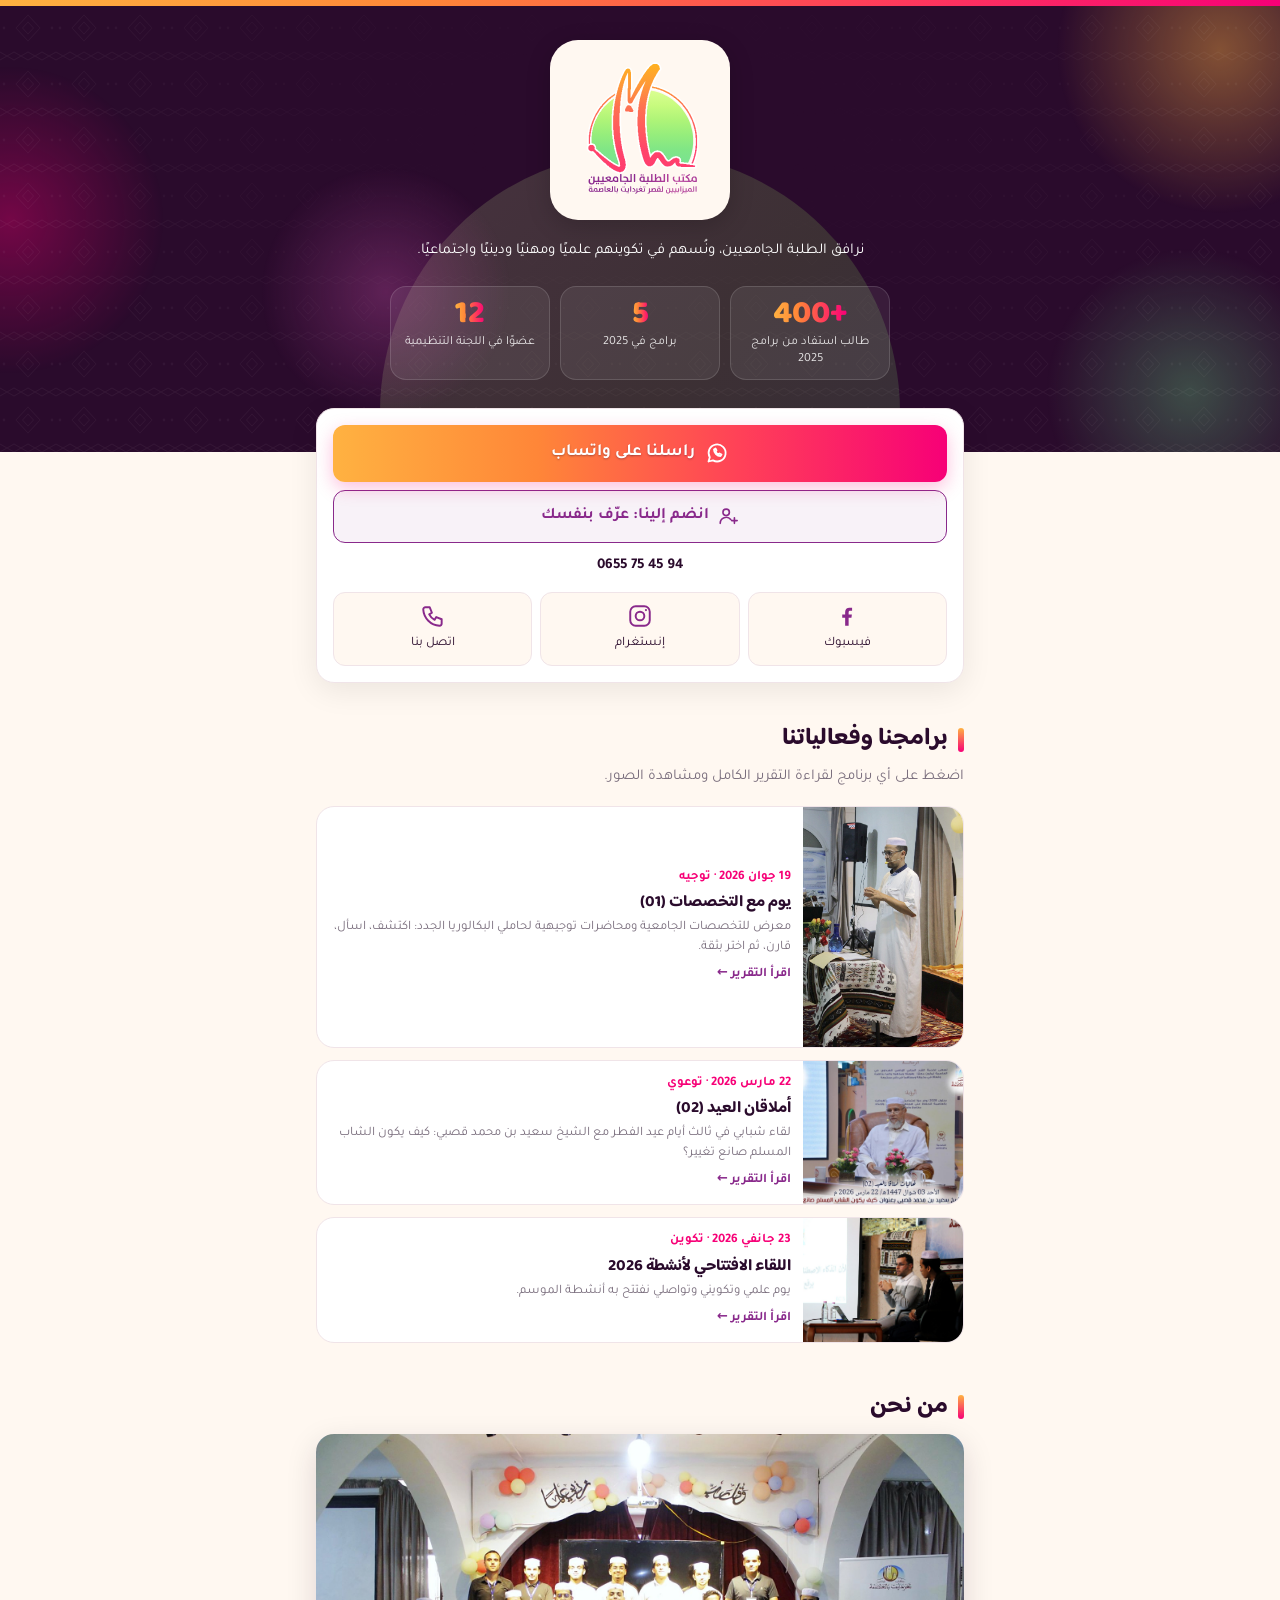
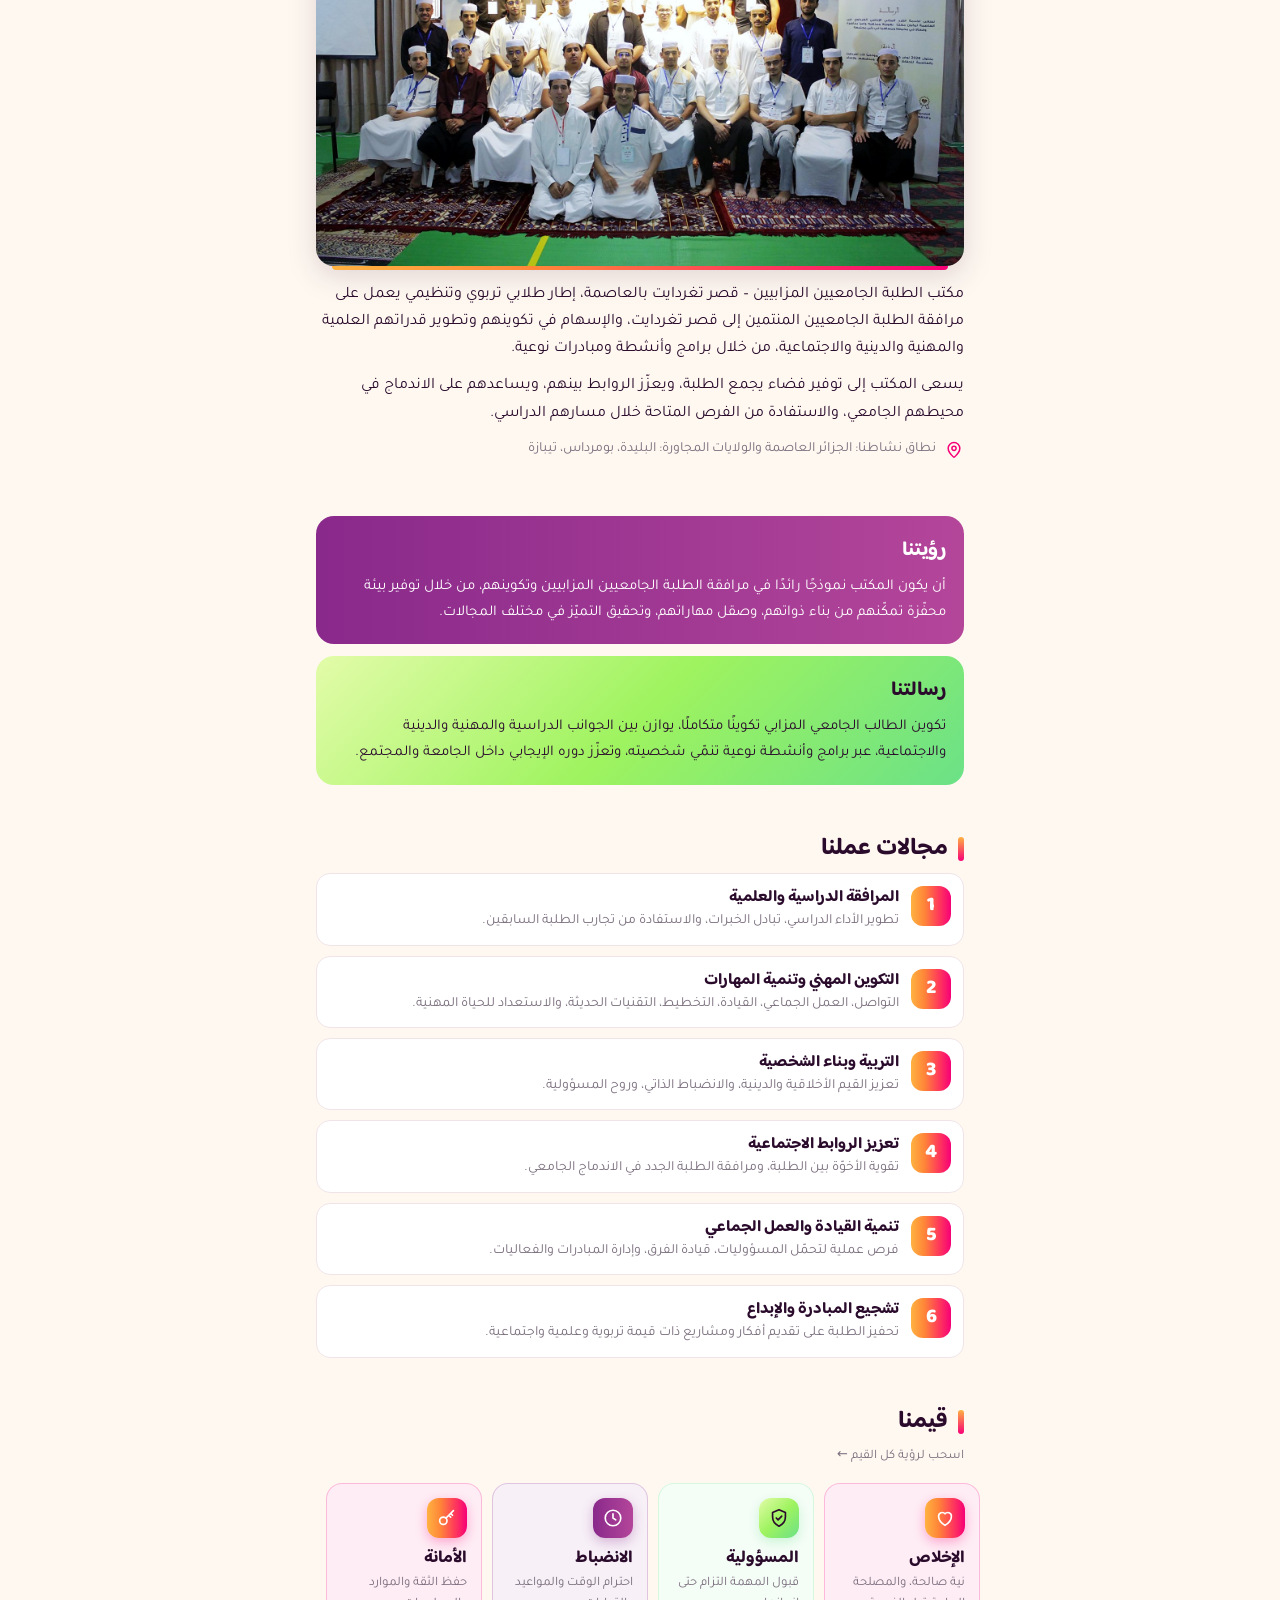
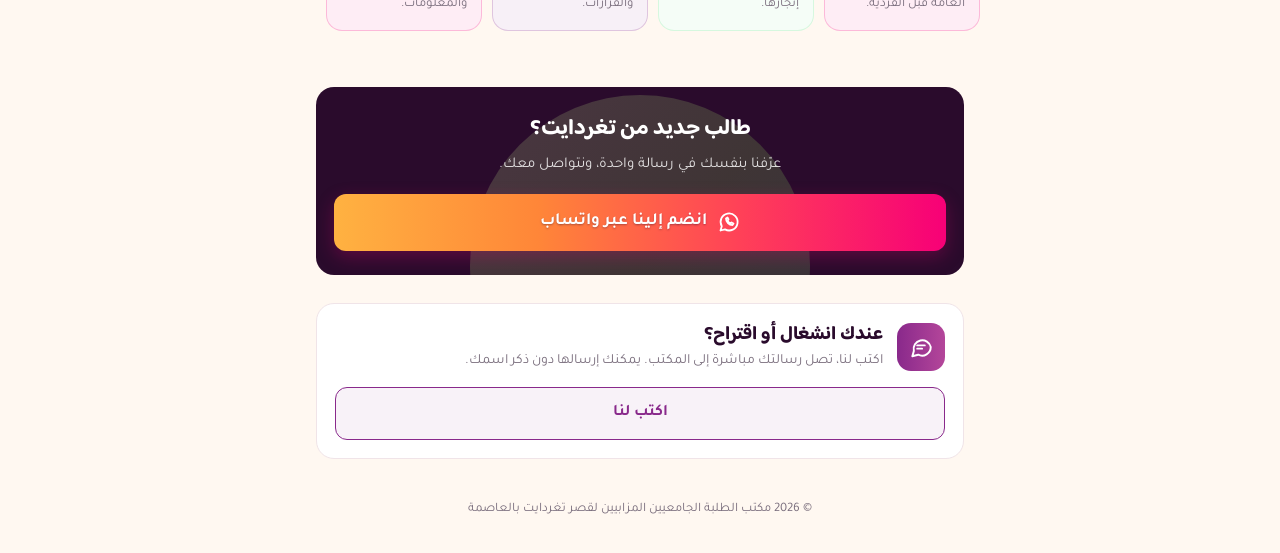
<file: index.html>
<!doctype html>
<html lang="ar" dir="rtl">
<head>
  <meta charset="utf-8">
  <meta name="viewport" content="width=device-width, initial-scale=1">
  <title>مكتب الطلبة الجامعيين المزابيين لقصر تغردايت بالعاصمة</title>
  <meta name="description" content="مكتب الطلبة الجامعيين المزابيين لقصر تغردايت بالجزائر العاصمة: وسائل التواصل، البرامج، والفعاليات.">
  <meta property="og:title" content="مكتب الطلبة الجامعيين المزابيين لقصر تغردايت بالعاصمة">
  <meta property="og:description" content="تواصل معنا واكتشف برامجنا وفعالياتنا.">
  <meta property="og:type" content="website">
  <meta name="theme-color" content="#2A0B2C">
  <link rel="preconnect" href="https://fonts.googleapis.com">
  <link rel="preconnect" href="https://fonts.gstatic.com" crossorigin>
  <link href="https://fonts.googleapis.com/css2?family=Baloo+Bhaijaan+2:wght@500;600;700;800&family=Tajawal:wght@300;400;500;700&display=swap" rel="stylesheet">
  <link rel="stylesheet" href="style.css">
</head>
<body data-page="home">
  <header class="hero">
    <div class="hero-fx" aria-hidden="true">
      <span class="blob b1"></span><span class="blob b2"></span><span class="blob b3"></span><span class="blob b4"></span>
      <span class="pattern"></span>
    </div>
    <div class="wrap">
      <div class="logo" id="logo"></div>
      <h1 id="name"></h1>
      <div class="sub" id="subname"></div>
      <p class="tagline" id="tagline"></p>
      <div class="stats" id="stats"></div>
    </div>
  </header>

  <main class="wrap">
    <div class="contact-card">
      <div id="wa"></div>
      <div class="socials" id="socials"></div>
    </div>

    <section id="programs">
      <h2 class="sec-title">برامجنا وفعالياتنا</h2>
      <p class="sec-lead">اضغط على أي برنامج لقراءة التقرير الكامل ومشاهدة الصور.</p>
      <div class="events" id="events"></div>
    </section>

    <section class="about">
      <h2 class="sec-title">من نحن</h2>
      <div class="group-photo" id="groupPhoto"></div>
      <div id="about"></div>
      <p class="scope" id="scope"></p>
    </section>

    <section>
      <div class="vm">
        <div class="vm-card vision"><h3>رؤيتنا</h3><p id="vision"></p></div>
        <div class="vm-card mission"><h3>رسالتنا</h3><p id="mission"></p></div>
      </div>
    </section>

    <section>
      <h2 class="sec-title">مجالات عملنا</h2>
      <ol class="goals" id="goals"></ol>
    </section>

    <section>
      <h2 class="sec-title">قيمنا</h2>
      <p class="sec-lead swipe-hint">اسحب لرؤية كل القيم ←</p>
      <div class="values" id="values"></div>
    </section>

    <section class="join-band">
      <h2>طالب جديد من تغردايت؟</h2>
      <p>عرّفنا بنفسك في رسالة واحدة، ونتواصل معك.</p>
      <div id="join2"></div>
    </section>
  </main>

  <footer>© <span id="year"></span> مكتب الطلبة الجامعيين المزابيين لقصر تغردايت بالعاصمة</footer>

  <script src="data.js"></script>
  <script src="app.js"></script>
</body>
</html>
</file>
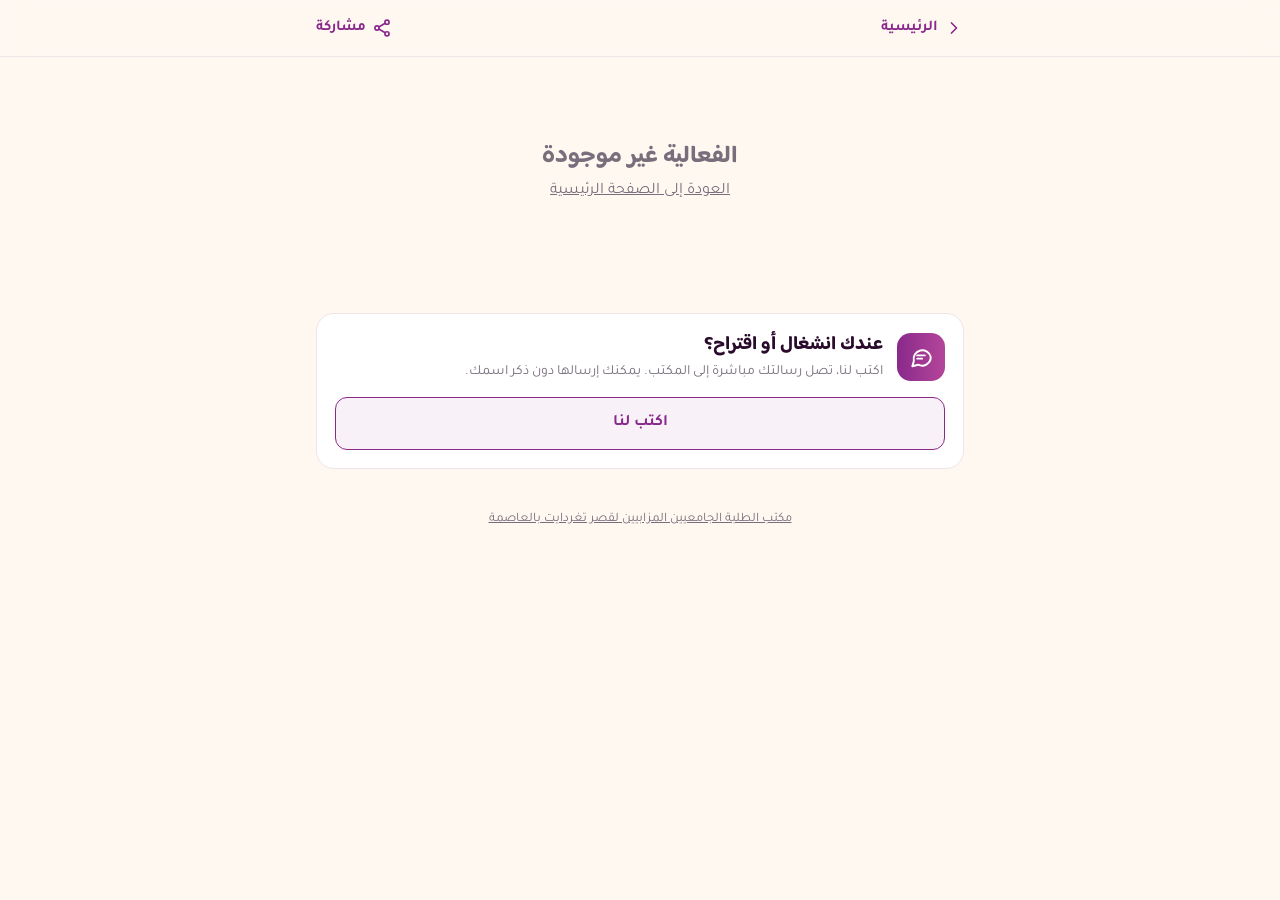
<file: event.html>
<!doctype html>
<html lang="ar" dir="rtl">
<head>
  <meta charset="utf-8">
  <meta name="viewport" content="width=device-width, initial-scale=1">
  <title>فعالية — مكتب الطلبة الجامعيين المزابيين</title>
  <meta name="theme-color" content="#2A0B2C">
  <link rel="preconnect" href="https://fonts.googleapis.com">
  <link rel="preconnect" href="https://fonts.gstatic.com" crossorigin>
  <link href="https://fonts.googleapis.com/css2?family=Baloo+Bhaijaan+2:wght@500;600;700;800&family=Tajawal:wght@300;400;500;700&display=swap" rel="stylesheet">
  <link rel="stylesheet" href="style.css">
</head>
<body data-page="event">
  <div class="topbar">
    <div class="wrap">
      <a href="./" id="back"></a>
      <button type="button" id="share"></button>
    </div>
  </div>

  <main class="wrap" id="main"></main>

  <footer><a href="./">مكتب الطلبة الجامعيين المزابيين لقصر تغردايت بالعاصمة</a></footer>

  <div class="lightbox" id="lightbox"><button type="button" aria-label="إغلاق">×</button><img alt=""></div>
  <div class="toast" id="toast"></div>

  <script src="data.js"></script>
  <script src="app.js"></script>
</body>
</html>
</file>
<file: style.css>
/* ===== ألوان الهوية — من الشارت الغرافيكي 2026–2027 ===== */
:root {
  /* الأساسية */
  --amber: #FFB241;    /* كهرماني */
  --plum: #89298B;     /* برقوقي */
  --oasis: #6BE187;    /* أخضر الواحة */
  --magenta: #F70077;  /* ماجنتا تغردايت */
  /* الثانوية */
  --orchid: #B4469A; --lime: #C0FA75; --orange: #FF8638; --coral: #FF4058;
  /* المحايدة */
  --warm-grey: #7A6E7D; --mint: #F1FDE6; --ivory: #FFF8F1; --night: #2A0B2C;

  /* التدرجات */
  --g-flame: linear-gradient(90deg, #FFB241, #FF8638, #FF4058, #F70077);
  --g-oasis: linear-gradient(135deg, #E3FCA9, #9EF35F, #6BE187);
  --g-sign:  linear-gradient(90deg, #89298B, #B4469A);

  --primary: var(--night);
  --primary-ink: #ffffff;
  --accent: var(--magenta);
  --bg: var(--ivory);
  --surface: #ffffff;
  --ink: var(--night);
  --muted: var(--warm-grey);
  --line: #F0E4E8;
  --radius: 18px;
  --font: "Tajawal", system-ui, sans-serif;
  --font-head: "Baloo Bhaijaan 2", "Tajawal", system-ui, sans-serif;
}
@media (prefers-color-scheme: dark) {
  :root {
    --bg: #1d0820;
    --surface: #2A0B2C;
    --ink: #FFF8F1;
    --muted: #c3b6c5;
    --line: #43204a;
    --accent: #FF4D9E;
  }
}
h1, h2, h3, .sec-title { font-family: var(--font-head); }

* { box-sizing: border-box; margin: 0; padding: 0; }
html { scroll-behavior: smooth; }
body {
  font-family: var(--font);
  background: var(--bg);
  color: var(--ink);
  line-height: 1.7;
  -webkit-font-smoothing: antialiased;
}
img { display: block; max-width: 100%; }
a { color: inherit; }
.wrap { max-width: 680px; margin: 0 auto; padding: 0 16px; }

/* ===== رأس الصفحة ===== */
.hero {
  background: var(--primary);
  color: var(--primary-ink);
  padding: 40px 0 72px;
  text-align: center;
  position: relative;
  overflow: hidden;
}
/* «الواحة»: نصف دائرة خضراء خلف الشعار + خط «الشعلة» */
.hero::before {
  content: "";
  position: absolute; left: 50%; bottom: -220px; transform: translateX(-50%);
  width: 520px; height: 520px; border-radius: 50%;
  background: var(--g-oasis); opacity: .16;
  pointer-events: none;
}
.hero::after {
  content: "";
  position: absolute; left: 0; right: 0; top: 0; height: 6px;
  background: var(--g-flame);
}
.hero > .wrap { position: relative; z-index: 1; }
.logo {
  width: 180px; height: 180px; margin: 0 auto 18px; padding: 6px;
  border-radius: 28px;
  background: var(--ivory);
  display: grid; place-items: center;
  overflow: hidden;
  box-shadow: 0 6px 24px rgba(0,0,0,.18);
}
.logo img { width: 100%; height: 100%; object-fit: contain; }
.logo span {
  font-family: var(--font-head); font-weight: 800; font-size: 64px; line-height: 1;
  background: var(--g-flame); -webkit-background-clip: text; background-clip: text; color: transparent;
}
.hero h1 { font-size: 26px; line-height: 1.3; font-weight: 700; }
/* الاسم موجود داخل الشعار: نخفي العنوان بصرياً ونبقيه لمحركات البحث */
.hero.has-logo h1, .hero.has-logo .sub {
  position: absolute; width: 1px; height: 1px; overflow: hidden; clip: rect(0 0 0 0); white-space: nowrap;
}
.hero .sub { font-size: 16px; opacity: .85; margin-top: 2px; }
.hero .tagline { font-size: 15px; opacity: .9; margin: 14px auto 0; max-width: 460px; }

/* ===== أزرار التواصل ===== */
.contact-card {
  background: var(--surface);
  border-radius: var(--radius);
  padding: 16px;
  margin-top: -44px;
  position: relative; z-index: 2;
  box-shadow: 0 8px 30px rgba(0,0,0,.08);
  border: 1px solid var(--line);
}
.btn-main {
  display: flex; align-items: center; justify-content: center; gap: 10px;
  background: var(--g-flame); color: #fff;
  text-shadow: 0 1px 2px rgba(42,11,44,.35);
  box-shadow: 0 6px 18px rgba(247,0,119,.25);
  text-decoration: none; font-weight: 700; font-size: 17px;
  padding: 14px; border-radius: 12px;
}
.btn-main svg { width: 24px; height: 24px; }
.phone-line { text-align: center; margin: 10px 0 14px; color: var(--muted); font-size: 15px; direction: ltr; }
.phone-line a { text-decoration: none; font-weight: 600; color: var(--ink); }
.socials { display: flex; gap: 8px; }
.socials .social { flex: 1 1 0; min-width: 0; }
.social {
  display: flex; flex-direction: column; align-items: center; gap: 4px;
  padding: 10px 4px; border-radius: 12px;
  background: var(--bg); text-decoration: none;
  font-size: 13px; color: var(--ink);
  border: 1px solid var(--line);
  transition: transform .15s;
}
.social:active { transform: scale(.96); }
.social svg { width: 26px; height: 26px; color: var(--plum); }

/* ===== الأقسام ===== */
section { padding: 36px 0 8px; }
.sec-title { font-size: 21px; font-weight: 700; margin-bottom: 4px; display: flex; align-items: center; gap: 10px; }
.sec-title::before { content: ""; width: 6px; height: 24px; border-radius: 3px; background: linear-gradient(180deg, #FFB241, #F70077); }
.sec-title { font-size: 24px; font-weight: 700; }
.sec-lead { color: var(--muted); font-size: 15px; margin-bottom: 16px; }
.about p { color: var(--ink); font-size: 16px; margin-bottom: 10px; }
.about .scope {
  display: flex; align-items: flex-start; gap: 8px;
  font-size: 14px; color: var(--muted); margin-top: 4px;
}
.about .scope svg { width: 20px; height: 20px; flex: none; color: var(--magenta); margin-top: 2px; }

/* الرؤية والرسالة */
.vm { display: grid; gap: 12px; }
.vm-card { border-radius: var(--radius); padding: 18px; }
.vm-card h3 { font-size: 20px; margin-bottom: 6px; }
.vm-card p { font-size: 15px; line-height: 1.75; }
.vm-card.vision { background: var(--g-sign); color: #fff; }
.vm-card.mission { background: var(--g-oasis); color: var(--night); }

/* مجالات العمل */
.goals { list-style: none; counter-reset: g; display: grid; gap: 10px; }
.goals li {
  counter-increment: g;
  display: grid; grid-template-columns: 40px 1fr; column-gap: 12px;
  background: var(--surface); border: 1px solid var(--line);
  border-radius: 14px; padding: 12px;
}
.goals li::before {
  content: counter(g);
  grid-row: span 2;
  width: 40px; height: 40px; border-radius: 12px;
  display: grid; place-items: center;
  font-family: var(--font-head); font-weight: 800; font-size: 20px; color: #fff;
  background: var(--g-flame);
}
.goals strong { font-family: var(--font-head); font-size: 16px; font-weight: 700; line-height: 1.5; }
.goals span { font-size: 14px; color: var(--muted); line-height: 1.6; }

/* القيم */
/* شريط أفقي يُسحب بالإصبع */
.values {
  display: flex; gap: 10px;
  overflow-x: auto; scroll-snap-type: x mandatory;
  margin: 0 -16px; padding: 4px 16px 12px;
  scrollbar-width: none;
}
.values::-webkit-scrollbar { display: none; }
.swipe-hint { font-size: 13px; margin-bottom: 10px; }
.value {
  flex: 0 0 156px; scroll-snap-align: start;
  --tint: var(--magenta);
  --tile: var(--g-flame);
  position: relative; overflow: hidden;
  display: flex; flex-direction: column; gap: 4px;
  padding: 14px; border-radius: 16px;
  background: color-mix(in srgb, var(--tint) 7%, var(--surface));
  border: 1px solid color-mix(in srgb, var(--tint) 22%, transparent);
}
.value:nth-child(3n+2) { --tint: var(--oasis); --tile: var(--g-oasis); }
.value:nth-child(3n)   { --tint: var(--plum);  --tile: var(--g-sign); }
.v-ico {
  width: 40px; height: 40px; border-radius: 12px; margin-bottom: 6px;
  display: grid; place-items: center;
  background: var(--tile); color: #fff;
  box-shadow: 0 4px 12px color-mix(in srgb, var(--tint) 30%, transparent);
}
.value:nth-child(3n+2) .v-ico { color: var(--night); }
.v-ico svg { width: 22px; height: 22px; }
.value strong { font-family: var(--font-head); font-size: 17px; font-weight: 700; line-height: 1.35; }
.v-txt { font-size: 13px; color: var(--muted); line-height: 1.6; }

/* ===== الأرقام في رأس الصفحة ===== */
.stats {
  display: flex; justify-content: center; gap: 10px; flex-wrap: wrap;
  margin-top: 22px;
}
.stat {
  flex: 1 1 0; min-width: 96px; max-width: 160px;
  background: rgba(255,255,255,.07);
  border: 1px solid rgba(255,255,255,.14);
  border-radius: 16px; padding: 10px 8px;
  display: flex; flex-direction: column; align-items: center;
}
.stat b {
  font-family: var(--font-head); font-weight: 800; font-size: 32px; line-height: 1.1;
  background: var(--g-flame); -webkit-background-clip: text; background-clip: text; color: transparent;
}
.stat span { font-size: 12.5px; opacity: .85; line-height: 1.4; margin-top: 2px; }

/* ===== زر «انضم إلينا» ===== */
.btn-join {
  display: flex; align-items: center; justify-content: center; gap: 8px;
  margin-top: 8px; padding: 12px; border-radius: 12px;
  border: 1.5px solid var(--plum); color: var(--plum);
  text-decoration: none; font-weight: 700; font-size: 16px;
  background: color-mix(in srgb, var(--plum) 6%, var(--surface));
}
.btn-join svg { width: 22px; height: 22px; }
@media (prefers-color-scheme: dark) { .btn-join { color: var(--oasis); border-color: var(--oasis); } }

.join-band {
  margin-top: 36px; padding: 24px 18px; border-radius: var(--radius);
  background: var(--night); color: #fff; text-align: center;
  position: relative; overflow: hidden;
}
.join-band::before {
  content: ""; position: absolute; left: 50%; bottom: -160px; transform: translateX(-50%);
  width: 340px; height: 340px; border-radius: 50%; background: var(--g-oasis); opacity: .18;
}
.join-band > * { position: relative; }
.join-band h2 { font-size: 22px; }
.join-band p { opacity: .85; margin: 4px 0 16px; font-size: 15px; }

/* ===== الصورة الجماعية ===== */
.group-photo:empty { display: none; }
.group-photo { margin: 6px 0 16px; position: relative; }
.group-photo img {
  width: 100%; aspect-ratio: 3/2; object-fit: cover; border-radius: var(--radius);
  box-shadow: 0 10px 30px rgba(42,11,44,.15);
}
.group-photo::after {
  content: ""; position: absolute; left: 16px; right: 16px; bottom: -4px; height: 4px;
  border-radius: 0 0 4px 4px; background: var(--g-flame);
}
/* البرامج */
.programs { display: grid; grid-template-columns: 1fr 1fr; gap: 12px; }
.program {
  background: var(--surface); border: 1px solid var(--line);
  border-radius: var(--radius); overflow: hidden;
}
.program .ph { aspect-ratio: 4/3; }
.program h3 { font-size: 15px; padding: 10px 12px 2px; line-height: 1.5; }
.program p { font-size: 13px; color: var(--muted); padding: 0 12px 12px; line-height: 1.6; }

/* الفعاليات */
.events { display: flex; flex-direction: column; gap: 12px; }
.event {
  display: grid; grid-template-columns: 112px 1fr; gap: 12px;
  background: var(--surface); border: 1px solid var(--line);
  border-radius: var(--radius); overflow: hidden;
  text-decoration: none; color: inherit;
  transition: transform .15s, box-shadow .15s;
}
.event:hover { box-shadow: 0 6px 20px rgba(0,0,0,.08); }
.event:active { transform: scale(.99); }
.event .ph { height: 100%; min-height: 104px; }
.event .body { padding: 12px 0 12px 12px; display: flex; flex-direction: column; justify-content: center; }
.event .date { font-size: 13px; color: var(--accent); font-weight: 600; }
.event h3 { font-size: 16px; line-height: 1.45; margin: 2px 0 4px; }
.event p { font-size: 13px; color: var(--muted); line-height: 1.55; }
.event .more { font-size: 13px; color: var(--plum); font-weight: 700; margin-top: 6px; }
@media (prefers-color-scheme: dark) { .event .more, .social svg { color: var(--oasis); } }

/* صورة بديلة عند غياب الصورة */
.ph { background: var(--line); position: relative; overflow: hidden; }
.ph img { width: 100%; height: 100%; object-fit: cover; }
.ph.empty {
  background: var(--g-oasis);
  display: grid; place-items: center;
}
.ph.empty::after {
  content: ""; width: 34px; height: 34px; opacity: .45;
  background: no-repeat center/contain url("data:image/svg+xml,%3Csvg xmlns='http://www.w3.org/2000/svg' viewBox='0 0 24 24' fill='none' stroke='%232A0B2C' stroke-width='1.6'%3E%3Crect x='3' y='5' width='18' height='14' rx='2'/%3E%3Ccircle cx='9' cy='10' r='2'/%3E%3Cpath d='m21 16-5-5-8 8'/%3E%3C/svg%3E");
}

footer { text-align: center; color: var(--muted); font-size: 13px; padding: 40px 16px 32px; }

/* ===== الانشغالات والمقترحات ===== */
.fb-band {
  margin-top: 28px; padding: 18px; border-radius: var(--radius);
  background: var(--surface); border: 1px solid var(--line);
  display: grid; grid-template-columns: auto 1fr; gap: 6px 14px; align-items: center;
}
.fb-ico { width: 48px; height: 48px; border-radius: 14px; display: grid; place-items: center; background: var(--g-sign); color: #fff; }
.fb-ico svg { width: 26px; height: 26px; }
.fb-text h2 { font-size: 19px; line-height: 1.4; }
.fb-text p { color: var(--muted); font-size: 14px; line-height: 1.6; margin-top: 2px; }
.fb-open {
  grid-column: 1 / -1; margin-top: 8px; padding: 12px; border-radius: 12px; cursor: pointer;
  font: inherit; font-weight: 700; font-size: 16px;
  border: 1.5px solid var(--plum); color: var(--plum);
  background: color-mix(in srgb, var(--plum) 6%, var(--surface));
}
@media (prefers-color-scheme: dark) { .fb-open { color: var(--oasis); border-color: var(--oasis); } }

.fb-sheet {
  position: fixed; inset: 0; z-index: 120; display: flex; align-items: flex-end; justify-content: center;
  background: rgba(20, 4, 22, .55); opacity: 0; pointer-events: none; transition: opacity .2s;
}
.fb-sheet.open { opacity: 1; pointer-events: auto; }
.fb-card {
  position: relative; width: 100%; max-width: 520px; max-height: 92vh; overflow: auto;
  background: var(--surface); color: var(--ink);
  border-radius: 22px 22px 0 0; padding: 10px 18px calc(18px + env(safe-area-inset-bottom));
  transform: translateY(24px); transition: transform .25s;
}
.fb-sheet.open .fb-card { transform: none; }
.fb-grip { width: 44px; height: 5px; border-radius: 9px; background: var(--line); margin: 0 auto 12px; }
.fb-card h2 { font-size: 21px; margin-bottom: 10px; }
.fb-card label { display: block; font-weight: 700; font-size: 15px; margin: 12px 0 6px; }
.fb-card label span { font-weight: 400; color: var(--muted); font-size: 13px; }
.fb-card textarea, .fb-card input {
  width: 100%; font: inherit; font-size: 16px; color: var(--ink);
  background: var(--bg); border: 1.5px solid var(--line); border-radius: 12px; padding: 12px;
}
.fb-card textarea { resize: vertical; min-height: 110px; }
.fb-card #fbContact { text-align: left; }
.fb-card #fbContact::placeholder { color: var(--muted); opacity: .7; font-size: 14px; }
.fb-card textarea:focus, .fb-card input:focus { outline: none; border-color: var(--plum); }
.fb-hp { position: absolute !important; left: -9999px; width: 1px; height: 1px; opacity: 0; }
.fb-err { color: var(--coral, #FF4058); font-size: 14px; min-height: 20px; margin-top: 6px; }
.fb-actions { display: grid; gap: 8px; margin-top: 4px; }
.fb-send { border: 0; cursor: pointer; font: inherit; font-weight: 700; font-size: 17px; width: 100%; }
.fb-send:disabled { opacity: .7; cursor: wait; }
.fb-cancel { background: none; border: 0; padding: 10px; font: inherit; color: var(--muted); cursor: pointer; }
.fb-card.sent > :not(.fb-done):not(.fb-grip) { display: none; }
.fb-done { text-align: center; padding: 10px 0 4px; }
.fb-done p { color: var(--muted); margin: 4px 0 16px; }
.fb-done .btn-main { border: 0; width: 100%; cursor: pointer; font: inherit; font-weight: 700; font-size: 17px; }
.fb-check {
  width: 64px; height: 64px; margin: 6px auto 10px; border-radius: 50%;
  display: grid; place-items: center; font-size: 32px; font-weight: 700;
  background: var(--g-oasis); color: var(--night);
}

/* ===== صفحة الفعالية ===== */
.topbar {
  position: sticky; top: 0; z-index: 10;
  background: color-mix(in srgb, var(--bg) 88%, transparent);
  backdrop-filter: blur(10px);
  border-bottom: 1px solid var(--line);
}
.topbar .wrap { display: flex; align-items: center; justify-content: space-between; height: 56px; }
.topbar a, .topbar button {
  display: inline-flex; align-items: center; gap: 6px;
  font: inherit; font-size: 15px; font-weight: 600;
  color: var(--plum); background: none; border: 0; cursor: pointer; text-decoration: none;
}
@media (prefers-color-scheme: dark) { .topbar a, .topbar button { color: var(--oasis); } }
.topbar svg { width: 20px; height: 20px; }
.ev-cover { aspect-ratio: 16/9; border-radius: var(--radius); margin-top: 16px; }
.ev-head { padding: 18px 0 8px; }
.ev-head h1 { font-size: 24px; line-height: 1.4; }
.ev-meta { display: flex; flex-wrap: wrap; gap: 8px; margin-top: 10px; }
.chip {
  font-size: 13px; padding: 4px 12px; border-radius: 999px;
  background: var(--surface); border: 1px solid var(--line); color: var(--muted);
}
.ev-report p { font-size: 16.5px; margin-bottom: 14px; }
.gallery { display: grid; grid-template-columns: 1fr 1fr; gap: 8px; margin-top: 8px; }
.gallery .ph { aspect-ratio: 1; border-radius: 12px; cursor: zoom-in; }
.gallery .ph.empty { cursor: default; }
/* عدد فردي من الصور: الأولى تأخذ العرض كاملاً */
.gallery .ph:first-child:nth-last-child(odd) { grid-column: 1 / -1; aspect-ratio: 3/2; }

.ev-intro {
  margin-top: 14px; padding: 14px 16px; border-radius: 14px;
  background: var(--g-oasis); color: var(--night);
  font-size: 16px; line-height: 1.8; font-weight: 500;
}

.speakers { display: grid; gap: 10px; }
.speaker {
  display: grid; grid-template-columns: 44px 1fr; gap: 12px; align-items: start;
  background: var(--surface); border: 1px solid var(--line);
  border-radius: 16px; padding: 14px;
}
.sp-num {
  width: 44px; height: 44px; border-radius: 14px;
  display: grid; place-items: center; color: #fff;
  font-family: var(--font-head); font-weight: 800; font-size: 22px;
  background: var(--g-sign);
}
.speaker h3 { font-size: 17px; line-height: 1.5; }
.sp-name { font-weight: 700; color: var(--magenta); font-size: 15px; margin-top: 4px; }
.sp-role { font-size: 13px; color: var(--muted); line-height: 1.6; }
@media (prefers-color-scheme: dark) { .sp-name { color: var(--accent); } }

.ev-video { max-width: 360px; margin: 8px auto 0; }
.ev-video video { display: block; width: 100%; aspect-ratio: 9 / 16; background: var(--night, #2A0B2C); border-radius: 16px; box-shadow: 0 8px 24px rgba(42,11,44,.18); }
.ev-logo { display: block; width: 128px; height: 128px; object-fit: contain; margin: 4px auto 14px; border-radius: 18px; background: #fff; padding: 6px; box-shadow: 0 4px 14px rgba(42,11,44,.12); }

.poster { cursor: zoom-in; max-width: 420px; margin: 0 auto; }
.poster img { width: 100%; border-radius: 14px; box-shadow: 0 8px 24px rgba(42,11,44,.15); }

.lightbox {
  position: fixed; inset: 0; z-index: 100;
  background: rgba(0,0,0,.92);
  display: none; align-items: center; justify-content: center; padding: 16px;
}
.lightbox.open { display: flex; }
.lightbox img { max-height: 90vh; border-radius: 8px; }
.lightbox button {
  position: absolute; top: 12px; left: 12px;
  width: 44px; height: 44px; border-radius: 50%;
  border: 0; background: rgba(255,255,255,.15); color: #fff; font-size: 26px; cursor: pointer;
}
.notfound { text-align: center; padding: 80px 16px; color: var(--muted); }
.toast {
  position: fixed; bottom: 24px; left: 50%; transform: translateX(-50%);
  background: var(--ink); color: var(--bg); padding: 10px 18px; border-radius: 999px;
  font-size: 14px; opacity: 0; transition: opacity .2s; pointer-events: none;
}
.toast.show { opacity: 1; }

@media (min-width: 640px) {
  .hero h1 { font-size: 30px; }
  .programs { grid-template-columns: 1fr 1fr; }
  .event { grid-template-columns: 160px 1fr; }
  .gallery { grid-template-columns: 1fr 1fr 1fr; }
}

/* =========================================================
   الحركة — تُفعَّل فقط لمن لم يطلب تقليل الحركة في هاتفه
   ========================================================= */
@media (prefers-reduced-motion: no-preference) {

  /* ظهور العناصر عند التمرير */
  .anim .rv { opacity: 0; transform: translateY(18px); transition: opacity .6s ease var(--d, 0ms), transform .6s cubic-bezier(.2,.8,.2,1) var(--d, 0ms); }
  .anim .rv.in { opacity: 1; transform: none; }
  .anim .values > .rv { transform: translateX(-24px) scale(.96); }
  .anim .values > .rv.in { transform: none; }
  .anim .gallery > .rv { transform: scale(.94); }
  .anim .gallery > .rv.in { transform: none; }

  /* الواجهة: الشعار يقفز ثم يطفو، والنصوص تصعد بالتتابع */
  .hero .logo { animation: pop-in .7s cubic-bezier(.3,1.6,.5,1) both, float 5s ease-in-out 1s infinite; }
  .hero .tagline { animation: rise .7s ease .25s both; }
  .hero .stat { animation: rise .6s ease both; }
  .hero .stat:nth-child(1) { animation-delay: .35s; }
  .hero .stat:nth-child(2) { animation-delay: .47s; }
  .hero .stat:nth-child(3) { animation-delay: .59s; }

  /* زر واتساب: لمعة تمرّ عليه وأيقونة ترنّ */
  .btn-main { position: relative; overflow: hidden; transition: transform .15s; }
  .btn-main::after {
    content: ""; position: absolute; top: 0; bottom: 0; width: 40%; left: -60%;
    background: linear-gradient(100deg, transparent, rgba(255,255,255,.45), transparent);
    transform: skewX(-20deg); animation: shine 4.5s ease-in-out 1.5s infinite;
  }
  .btn-main svg { animation: ring 4.5s ease-in-out 1.5s infinite; transform-origin: 50% 60%; }
  .btn-main:active, .btn-join:active, .fb-open:active { transform: scale(.97); }

  /* أيقونات التواصل: تقفز عند الظهور وعند اللمس */
  .social { transition: transform .2s, box-shadow .2s, border-color .2s; }
  .social svg { transition: transform .3s cubic-bezier(.3,1.6,.5,1); }
  .anim .social.rv.in svg { animation: icon-pop .6s cubic-bezier(.3,1.6,.5,1) calc(var(--d) + .25s) both; }
  .social:hover { transform: translateY(-3px); border-color: var(--plum); box-shadow: 0 8px 18px rgba(137,41,139,.15); }
  .social:hover svg, .social:active svg { transform: scale(1.18) rotate(-6deg); }

  /* أيقونات القيم: تدور قليلًا عند الظهور ثم تتمايل بهدوء */
  .anim .value.rv.in .v-ico { animation: icon-spin .7s cubic-bezier(.3,1.5,.5,1) calc(var(--d) + .2s) both, bob 3.6s ease-in-out calc(var(--d) + 1s) infinite; }
  .value { transition: transform .25s; }
  .value:hover { transform: translateY(-4px); }

  /* أرقام مجالات العمل تقفز */
  .anim .goals li.rv.in::before { animation: icon-pop .55s cubic-bezier(.3,1.6,.5,1) calc(var(--d) + .2s) both; }

  /* الشريط الملوّن بجانب العناوين ينمو */
  .anim .sec-title.rv.in::before { animation: grow-y .5s ease .15s both; }

  /* سهم «اقرأ التقرير» يتحرك، والبطاقة ترتفع عند اللمس */
  .event { transition: transform .2s, box-shadow .2s; }
  .event:hover { transform: translateY(-3px); box-shadow: 0 10px 24px rgba(42,11,44,.14); }
  .event:active { transform: scale(.98); }
  .event .ph img { transition: transform .5s; }
  .event:hover .ph img { transform: scale(1.06); }
  .event .more { display: inline-block; animation: nudge 2.4s ease-in-out infinite; }

  /* دبوس النطاق يقفز، وأيقونة الرسائل تهتز أحيانًا */
  .about .scope svg { animation: drop 2.8s ease-in-out infinite; }
  .fb-ico svg { animation: wiggle 5s ease-in-out 2s infinite; }
  .fb-check { animation: pop-in .6s cubic-bezier(.3,1.6,.5,1) both; }
  .fb-card.sent .fb-check { animation: pop-in .6s cubic-bezier(.3,1.6,.5,1) both; }

  /* صفحة الفعالية */
  .ev-cover img { animation: zoom-out 1.2s ease both; }
  .ev-logo { animation: pop-in .7s cubic-bezier(.3,1.6,.5,1) .2s both; }
  .anim .speaker.rv.in .sp-num { animation: icon-pop .55s cubic-bezier(.3,1.6,.5,1) calc(var(--d) + .2s) both; }
  .gallery .ph img { transition: transform .4s; }
  .gallery .ph:hover img { transform: scale(1.05); }
}

@keyframes pop-in { 0% { opacity: 0; transform: scale(.6); } 100% { opacity: 1; transform: none; } }
@keyframes rise { from { opacity: 0; transform: translateY(14px); } to { opacity: 1; transform: none; } }
@keyframes float { 0%, 100% { translate: 0 0; } 50% { translate: 0 -6px; } }
@keyframes shine { 0%, 70% { left: -60%; } 100% { left: 130%; } }
@keyframes ring { 0%, 70%, 100% { rotate: 0deg; } 74% { rotate: -14deg; } 78% { rotate: 12deg; } 82% { rotate: -8deg; } 86% { rotate: 4deg; } }
@keyframes icon-pop { 0% { transform: scale(.3); opacity: 0; } 100% { transform: none; opacity: 1; } }
@keyframes icon-spin { 0% { transform: scale(.4) rotate(-90deg); opacity: 0; } 100% { transform: none; opacity: 1; } }
@keyframes bob { 0%, 100% { translate: 0 0; } 50% { translate: 0 -3px; } }
@keyframes grow-y { from { transform: scaleY(0); } to { transform: none; } }
@keyframes nudge { 0%, 60%, 100% { translate: 0 0; } 75% { translate: -4px 0; } }
@keyframes drop { 0%, 60%, 100% { translate: 0 0; } 70% { translate: 0 -5px; } 80% { translate: 0 0; } 88% { translate: 0 -2px; } }
@keyframes wiggle { 0%, 80%, 100% { rotate: 0deg; } 84% { rotate: -12deg; } 88% { rotate: 10deg; } 92% { rotate: -6deg; } 96% { rotate: 3deg; } }
@keyframes zoom-out { from { transform: scale(1.08); } to { transform: none; } }

/* =========================================================
   خلفية الواجهة الحيّة: دوائر بألوان المكتب + نقش مزابي
   ========================================================= */
.hero-fx { position: absolute; inset: 0; z-index: 0; overflow: hidden; pointer-events: none; }
.blob { position: absolute; border-radius: 50%; will-change: transform; }
.b1 { width: 340px; height: 340px; top: -120px; right: -110px; background: radial-gradient(circle, rgba(255,178,65,.42), rgba(255,178,65,0) 68%); }
.b2 { width: 320px; height: 320px; top: 60px; left: -150px; background: radial-gradient(circle, rgba(247,0,119,.36), rgba(247,0,119,0) 68%); }
.b3 { width: 300px; height: 300px; bottom: -90px; right: -60px; background: radial-gradient(circle, rgba(107,225,135,.30), rgba(107,225,135,0) 68%); }
.b4 { width: 260px; height: 260px; bottom: 30px; left: 20%; background: radial-gradient(circle, rgba(180,70,154,.38), rgba(180,70,154,0) 68%); }
.pattern {
  position: absolute; inset: -56px;
  background-image: url("data:image/svg+xml,%3Csvg xmlns='http://www.w3.org/2000/svg' width='56' height='56' viewBox='0 0 56 56'%3E%3Cg fill='none' stroke='%23FFF8F1' stroke-width='1.1' stroke-linejoin='round'%3E%3Cpath d='M28 15 40 28 28 41 16 28z'/%3E%3Cpath d='M28 22 33.5 28 28 34 22.5 28z'/%3E%3Cpath d='M0 4 7 0 14 4 21 0 28 4 35 0 42 4 49 0 56 4'/%3E%3Cpath d='M0 52 7 56 14 52 21 56 28 52 35 56 42 52 49 56 56 52'/%3E%3C/g%3E%3Cg fill='%23FFF8F1'%3E%3Ccircle cx='4' cy='28' r='1.4'/%3E%3Ccircle cx='52' cy='28' r='1.4'/%3E%3C/g%3E%3C/svg%3E");
  background-size: 56px 56px;
  opacity: .045;
  -webkit-mask-image: radial-gradient(ellipse at 50% 35%, transparent 12%, #000 62%);
          mask-image: radial-gradient(ellipse at 50% 35%, transparent 12%, #000 62%);
}

@media (prefers-reduced-motion: no-preference) {
  .b1 { animation: drift1 16s ease-in-out infinite alternate; }
  .b2 { animation: drift2 19s ease-in-out infinite alternate; }
  .b3 { animation: drift3 21s ease-in-out infinite alternate; }
  .b4 { animation: drift4 17s ease-in-out infinite alternate; }
  .pattern { animation: pattern-move 30s linear infinite; }

  /* الأيقونات تترسم خطًا بخط */
  .anim svg.draw .ln { stroke-dasharray: var(--len); stroke-dashoffset: var(--len); }
  .anim svg.draw .fl { fill-opacity: 0; }
  .anim .rv.in svg.draw .ln { animation: draw-line 1.1s cubic-bezier(.6,.1,.3,1) calc(var(--d, 0ms) + .25s) forwards; }
  .anim .rv.in svg.draw .fl { animation: fill-in .5s ease calc(var(--d, 0ms) + 1.1s) forwards; }
  /* الأشكال الثانية في الأيقونة تتأخر قليلًا ليظهر الرسم متسلسلًا */
  .anim .rv.in svg.draw .ln:nth-child(2) { animation-delay: calc(var(--d, 0ms) + .55s); }
  .anim .rv.in svg.draw .ln:nth-child(3) { animation-delay: calc(var(--d, 0ms) + .8s); }
}

@keyframes drift1 { from { transform: translate(0, 0) scale(1); } to { transform: translate(-90px, 70px) scale(1.25); } }
@keyframes drift2 { from { transform: translate(0, 0) scale(1.1); } to { transform: translate(110px, -40px) scale(.9); } }
@keyframes drift3 { from { transform: translate(0, 0) scale(.9); } to { transform: translate(-120px, -60px) scale(1.2); } }
@keyframes drift4 { from { transform: translate(0, 0) scale(1); } to { transform: translate(70px, -80px) scale(1.15); } }
@keyframes pattern-move { from { transform: translate(0, 0); } to { transform: translate(56px, 56px); } }
@keyframes draw-line { to { stroke-dashoffset: 0; } }
@keyframes fill-in { to { fill-opacity: 1; } }
</file>
